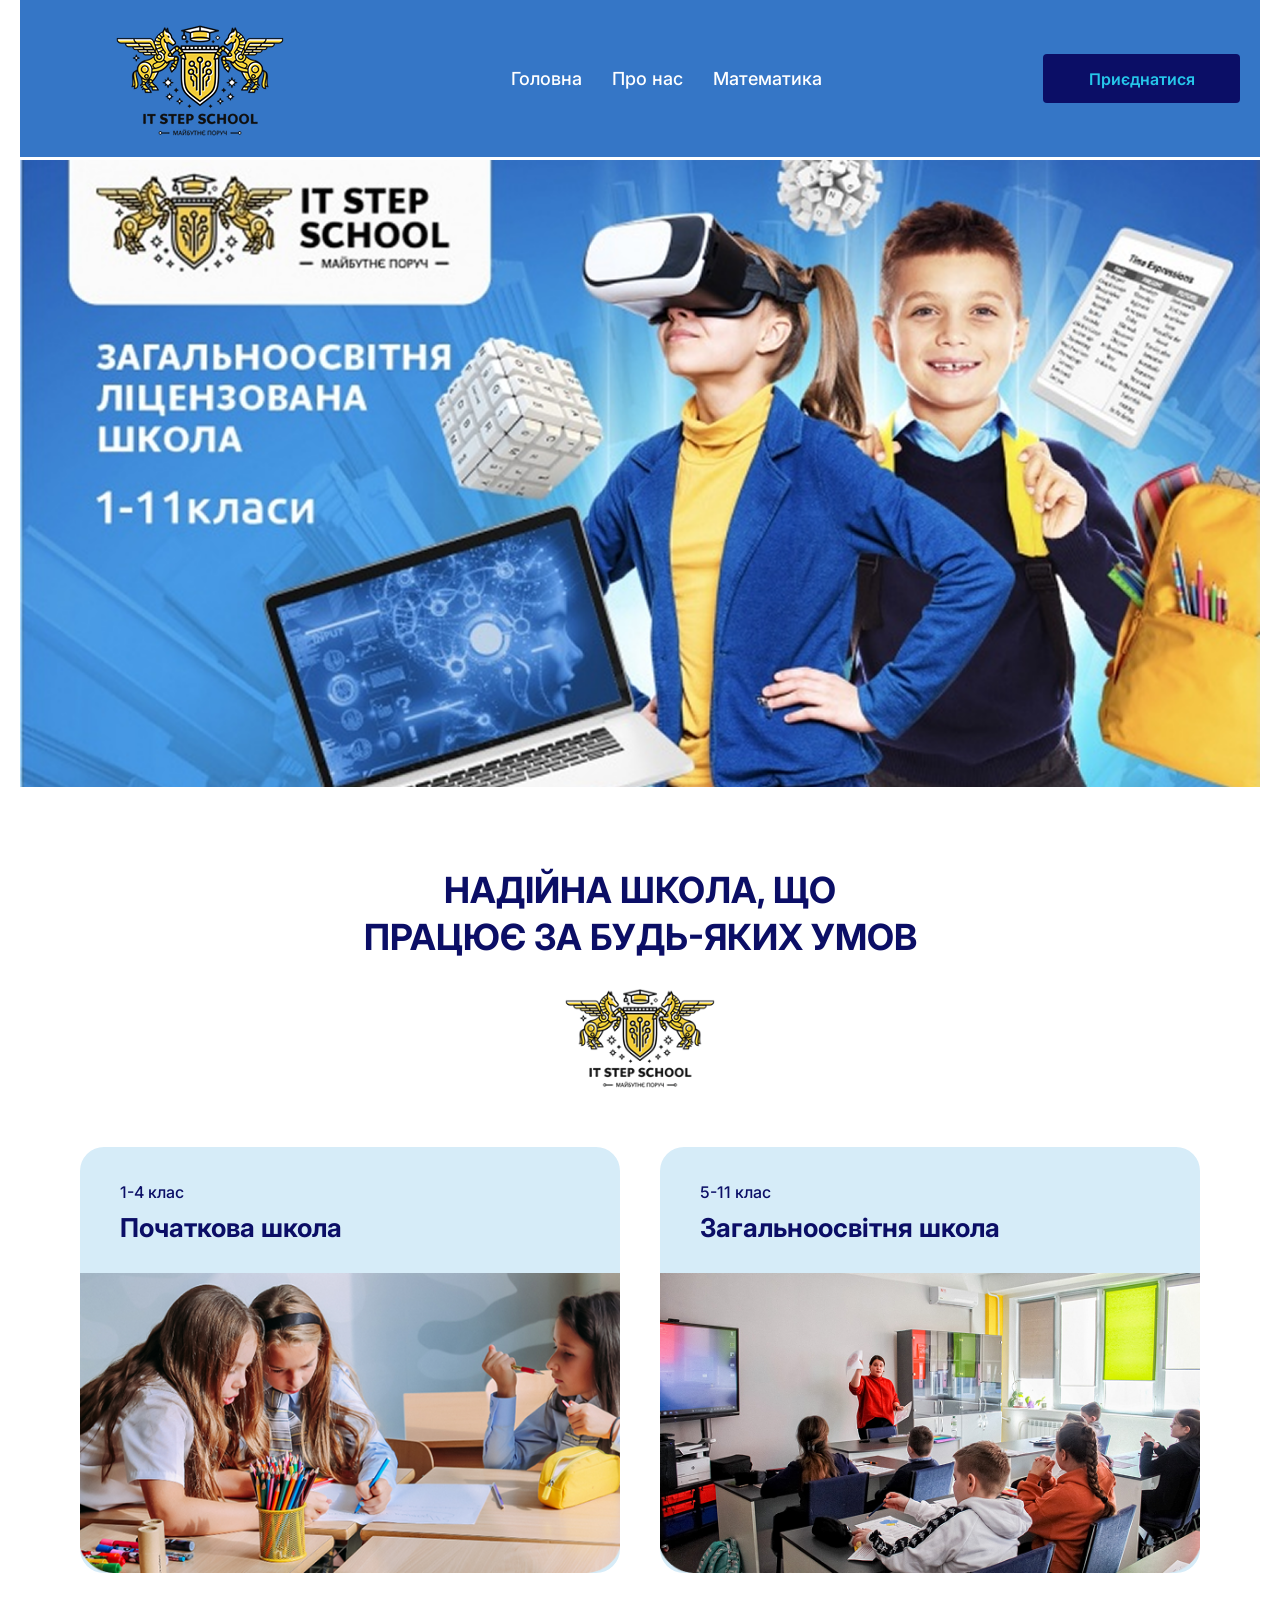
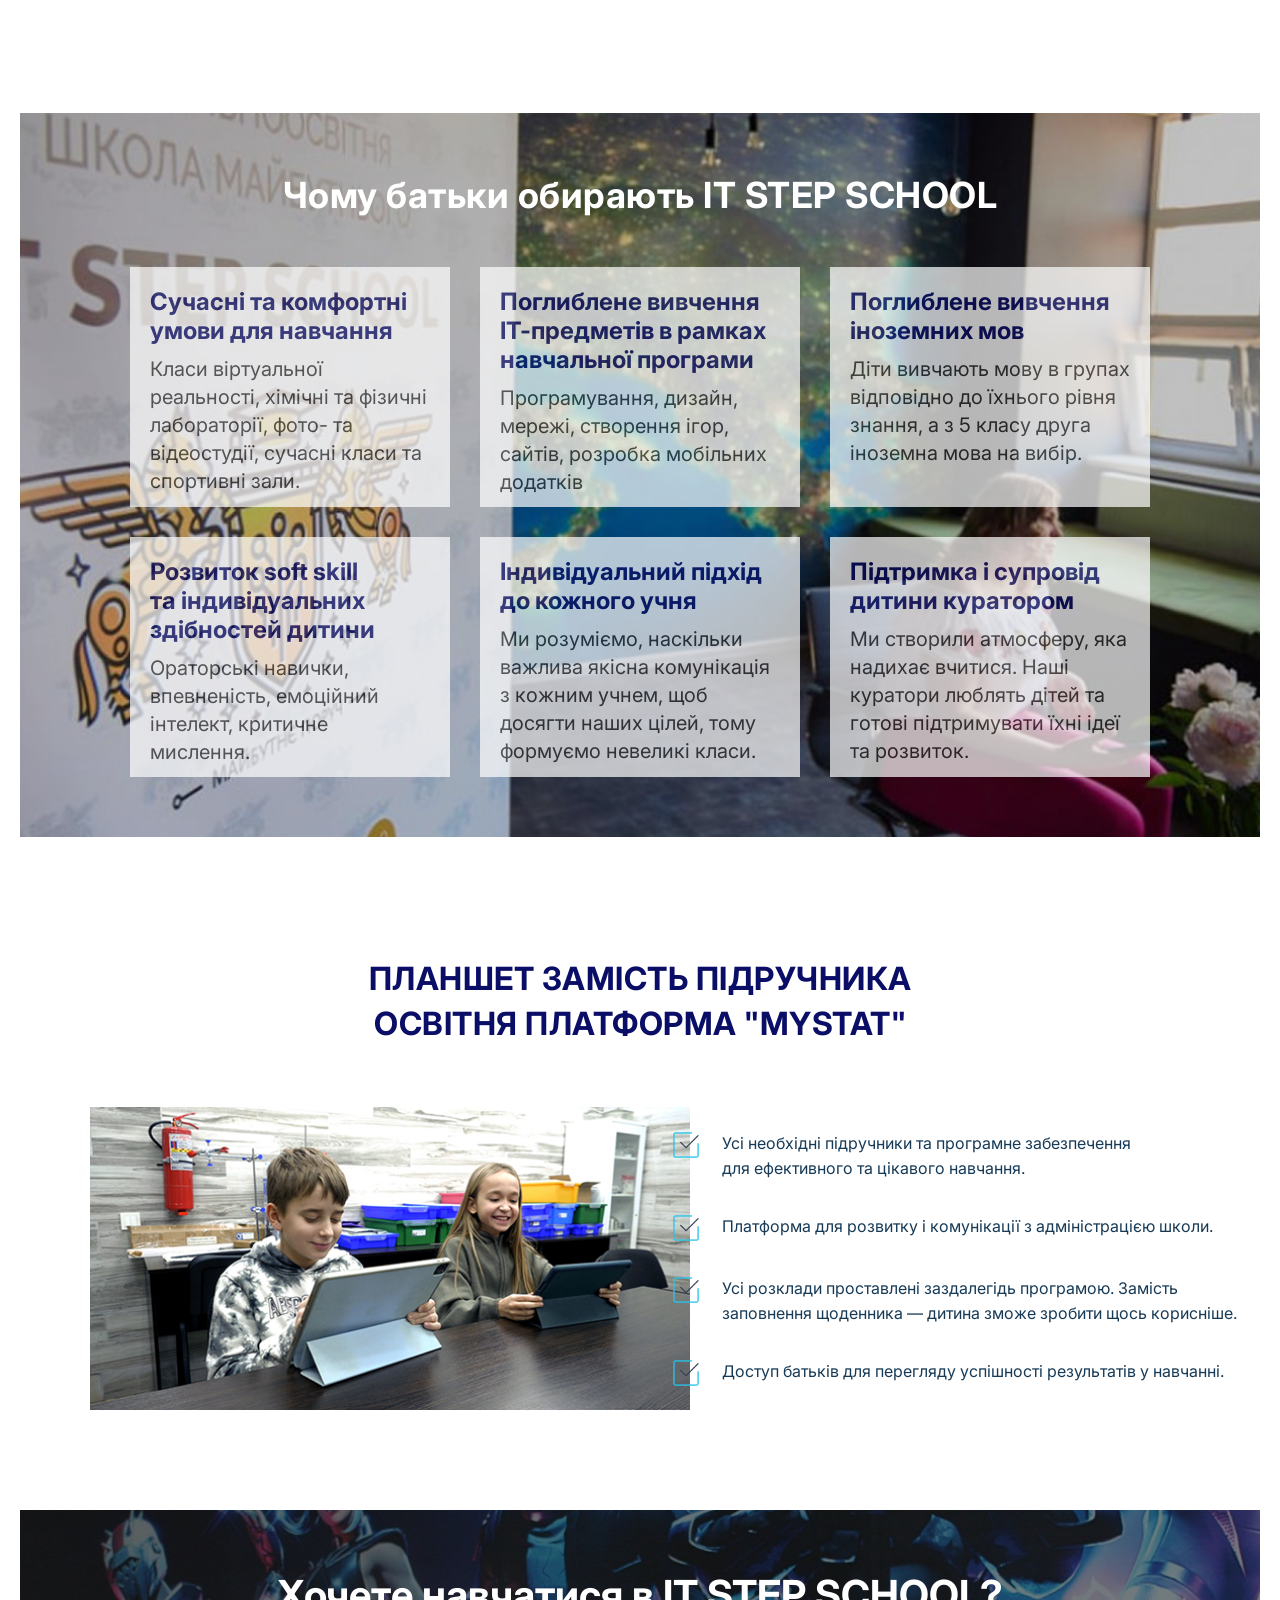
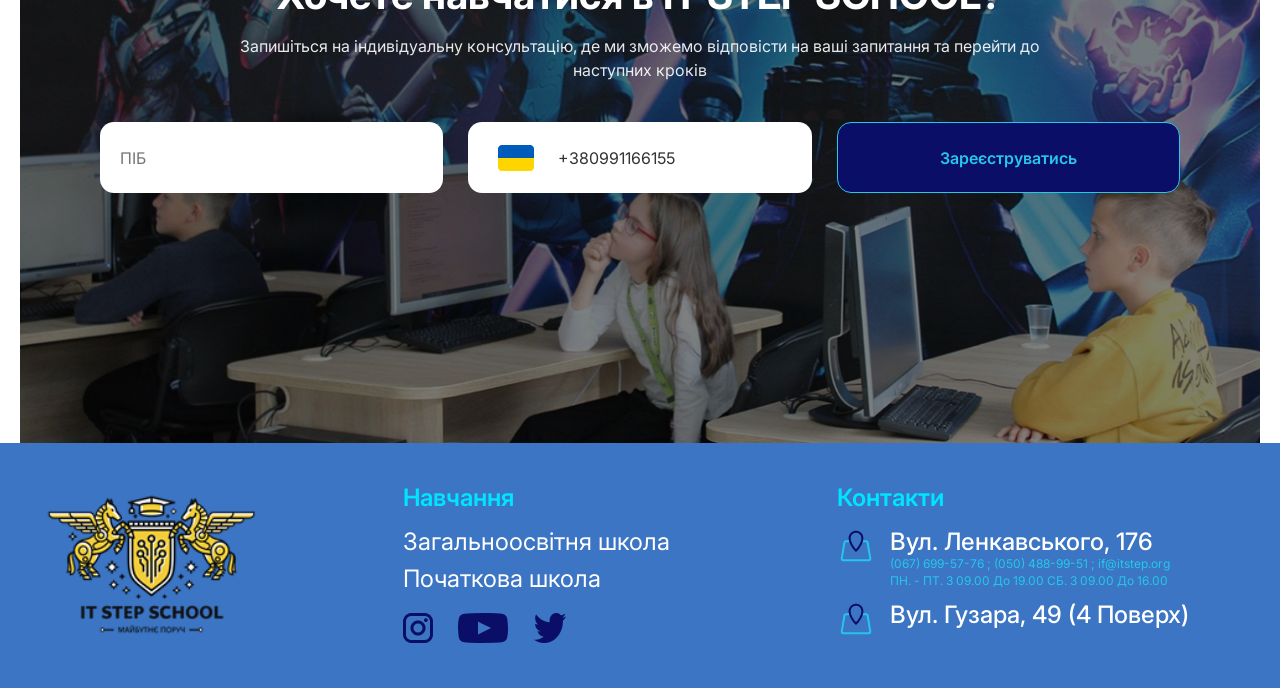
<file: index.html>
<!doctype html>
<html lang="en">
  <head>
    <meta charset="UTF-8" />
    <meta name="viewport" content="width=device-width, initial-scale=1.0" />
    <title>IT STEP</title>
    <link rel="stylesheet" href="css/style.css" />
  </head>

  <body>
    <header class="container">
      <div class="header-wrap">
        <div class="logo-wrap">
          <img src="images/лого школи 1.png" alt="logo" />
        </div>
        <nav>
          <ul class="header-menu">
            <li class="header-item">
              <a href="index.html" class="header-link black">Головна</a>
            </li>
            <li class="header-item">
              <a href="about.html" class="header-link">Про нас</a>
            </li>
            <li class="header-item">
              <a href="math.html" class="header-link">Математика</a>
            </li>
          </ul>
        </nav>
        <div class="header-button">
          <button class="btn1">Приєднатися</button>
        </div>
      </div>
    </header>

    <div class="sec1-wrapper">
      <div class="sec1-content">
        <div class="container">
          <img
            src="images/Group 48 1.png"
            alt="Головний банер"
            class="sec1-banner"
          />
        </div>
      </div>
    </div>

    <section class="sec2">
      <div class="container">
        <div class="sec2-header">
          <h2 class="sec2-title">
            НАДІЙНА ШКОЛА, ЩО<br />ПРАЦЮЄ ЗА БУДЬ-ЯКИХ УМОВ
          </h2>
          <div class="school-logo">
            <img src="images/лого школи 1.png" alt="" />
          </div>
        </div>

        <div class="cards-wrapper">
          <div class="school-card">
            <div class="card-info">
              <span class="card-grade">1-4 клас</span>
              <h3 class="card-heading">Початкова школа</h3>
            </div>
            <div class="card-image">
              <img src="images/image(3).png" alt="" />
            </div>
          </div>

          <div class="school-card">
            <div class="card-info">
              <span class="card-grade">5-11 клас</span>
              <h3 class="card-heading">Загальноосвітня школа</h3>
            </div>
            <div class="card-image">
              <img src="images/word-image-23.png" alt="" />
            </div>
          </div>
        </div>
      </div>
    </section>

    <section class="sec3">
      <div class="container">
        <div class="sec3-banner">
          <img
            src="images/Rectangle 20(1).png"
            alt="Фон школи"
            class="banner-bg-img"
          />
          <div class="sec3-content">
            <h2 class="sec3-title">
              Чому батьки обирають IT STEP SCHOOL
            </h2>

            <div class="sec3-grid">
              <div class="sec3-card">
                <h3>Сучасні та комфортні умови для навчання</h3>
                <p>
                  Класи віртуальної реальності, хімічні та фізичні лабораторії,
                  фото- та відеостудії, сучасні класи та спортивні зали.
                </p>
              </div>
              <div class="sec3-card">
                <h3>
                  Поглиблене вивчення ІТ-предметів в рамках навчальної програми
                </h3>
                <p>
                  Програмування, дизайн, мережі, створення ігор, сайтів,
                  розробка мобільних додатків
                </p>
              </div>
              <div class="sec3-card">
                <h3>Поглиблене вивчення іноземних мов</h3>
                <p>
                  Діти вивчають мову в групах відповідно до їхнього рівня
                  знання, а з 5 класу друга іноземна мова на вибір.
                </p>
              </div>
              <div class="sec3-card">
                <h3>Розвиток soft skill та індивідуальних здібностей дитини</h3>
                <p>
                  Ораторські навички, впевненість, емоційний інтелект, критичне
                  мислення.
                </p>
              </div>
              <div class="sec3-card">
                <h3>Індивідуальний підхід до кожного учня</h3>
                <p>
                  Ми розуміємо, наскільки важлива якісна комунікація з кожним
                  учнем, щоб досягти наших цілей, тому формуємо невеликі класи.
                </p>
              </div>
              <div class="sec3-card">
                <h3>Підтримка і супровід дитини куратором</h3>
                <p>
                  Ми створили атмосферу, яка надихає вчитися. Наші куратори
                  люблять дітей та готові підтримувати їхні ідеї та розвиток.
                </p>
              </div>
            </div>
          </div>
        </div>
      </div>
    </section>

    <section class="sec4">
      <div class="container">
        <h2 class="sec4-title">
          ПЛАНШЕТ ЗАМІСТЬ ПІДРУЧНИКА<br />ОСВІТНЯ ПЛАТФОРМА "MYSTAT"
        </h2>

        <div class="sec4-flex-container">
          <div class="sec4-image">
            <img src="images/mystat.png" alt="Навчання з планшетами" />
          </div>
          <div class="sec4-list">
            <div class="sec4-item">
              <img
                src="images/Group 57.png"
                alt="check"
                class="custom-checkbox-img"
              />
              <p>
                Усі необхідні підручники та програмне забезпечення
                для ефективного та цікавого навчання.
              </p>
            </div>
            <div class="sec4-item">
              <img
                src="images/Group 57.png"
                alt="check"
                class="custom-checkbox-img"
              />
              <p>
                Платформа для розвитку і комунікації з адміністрацією школи.
              </p>
            </div>
            <div class="sec4-item">
              <img
                src="images/Group 57.png"
                alt="check"
                class="custom-checkbox-img"
              />
              <p>
                Усі розклади проставлені заздалегідь програмою. Замість
                заповнення щоденника — дитина зможе зробити щось корисніше.
              </p>
            </div>
            <div class="sec4-item">
              <img
                src="images/Group 57.png"
                alt="check"
                class="custom-checkbox-img"
              />
              <p>
                Доступ батьків для перегляду успішності результатів у навчанні.
              </p>
            </div>
          </div>
        </div>
      </div>
    </section>
    <section class="sec5">
      <div class="container">
        <div class="sec5-banner">
          <img
            src="images/Rectangle 12(1).png"
            alt="Комп'ютерний клас"
            class="reg-bg-img"
          />
          <div class="sec5-content">
            <h2 class="sec5-title">
              Хочете навчатися в IT STEP SCHOOL?
            </h2>
            <p class="sec5-subtitle">
              Запишіться на індивідуальну консультацію, де ми зможемо відповісти
              на ваші запитання та перейти до наступних кроків
            </p>

            <form class="sec5-form">
              <div class="input-wrap">
                <input
                  type="text"
                  placeholder="ПІБ"
                  required
                  class="form-input"
                />
              </div>

              <div class="input-wrap phone-wrap">
                <img
                  src="images/twemoji_flag-ukraine.png"
                  alt="UA"
                  class="phone-flag"
                />
                <input
                  type="tel"
                  value="+380991166155"
                  required
                  class="form-input tel-input"
                />
              </div>

              <button type="submit" class="btn-register">
                Зареєструватись
              </button>
            </form>
          </div>
        </div>
      </div>
    </section>
    <footer class="footer-section">
      <div class="footer-container">
        <div class="footer-column logo-column">
          <div class="logo-wrapper">
            <img
              src="images/лого школи 1.png"
              alt="IT Step School"
              class="footer-logo"
            />
          </div>
        </div>

        <div class="footer-column">
          <h3>Навчання</h3>
          <ul class="footer-links">
            <li><a href="#">Загальноосвітня школа</a></li>
            <li><a href="#">Початкова школа</a></li>
          </ul>

          <div class="social-box">
            <img src="images/Group 74.png" alt="Instagram" />
          </div>
        </div>

        <div class="footer-column contacts-column">
          <h3>Контакти</h3>

          <div class="contact-item">
            <img
              src="images/marketeq_maps-location.png"
              alt=""
              class="contact-icon-img"
            />
            <div class="contact-details">
              <p class="address">Вул. Ленкавського, 176</p>
              <p class="info-text">
                (067) 699-57-76 ; (050) 488-99-51 ; if@itstep.org
              </p>
              <p class="info-text">
                ПН. - ПТ. З 09.00 До 19.00 СБ. З 09.00 До 16.00
              </p>
            </div>
          </div>

          <div class="contact-item">
            <img
              src="images/marketeq_maps-location.png"
              alt=""
              class="contact-icon-img"
            />
            <div class="contact-details">
              <p class="address">Вул. Гузара, 49 (4 Поверх)</p>
            </div>
          </div>
        </div>
      </div>
    </footer>
  </body>
</html>
</file>
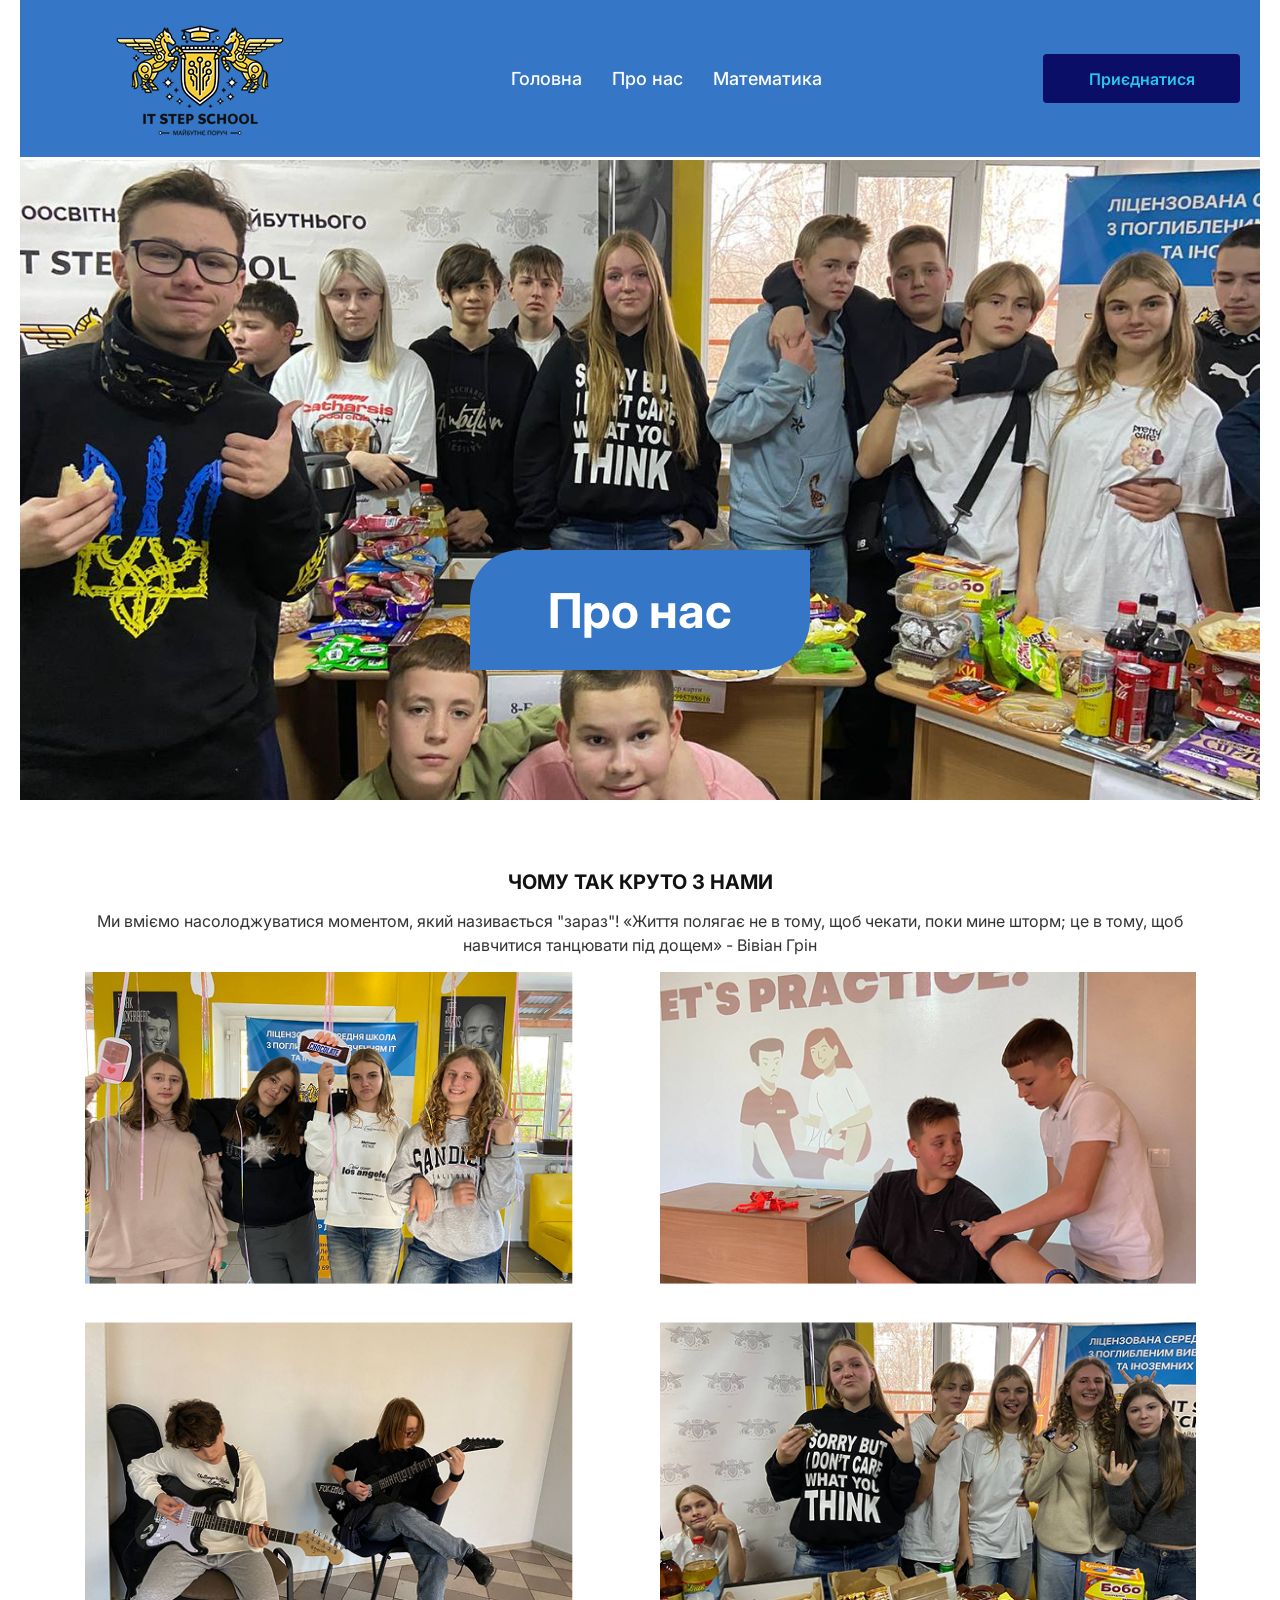
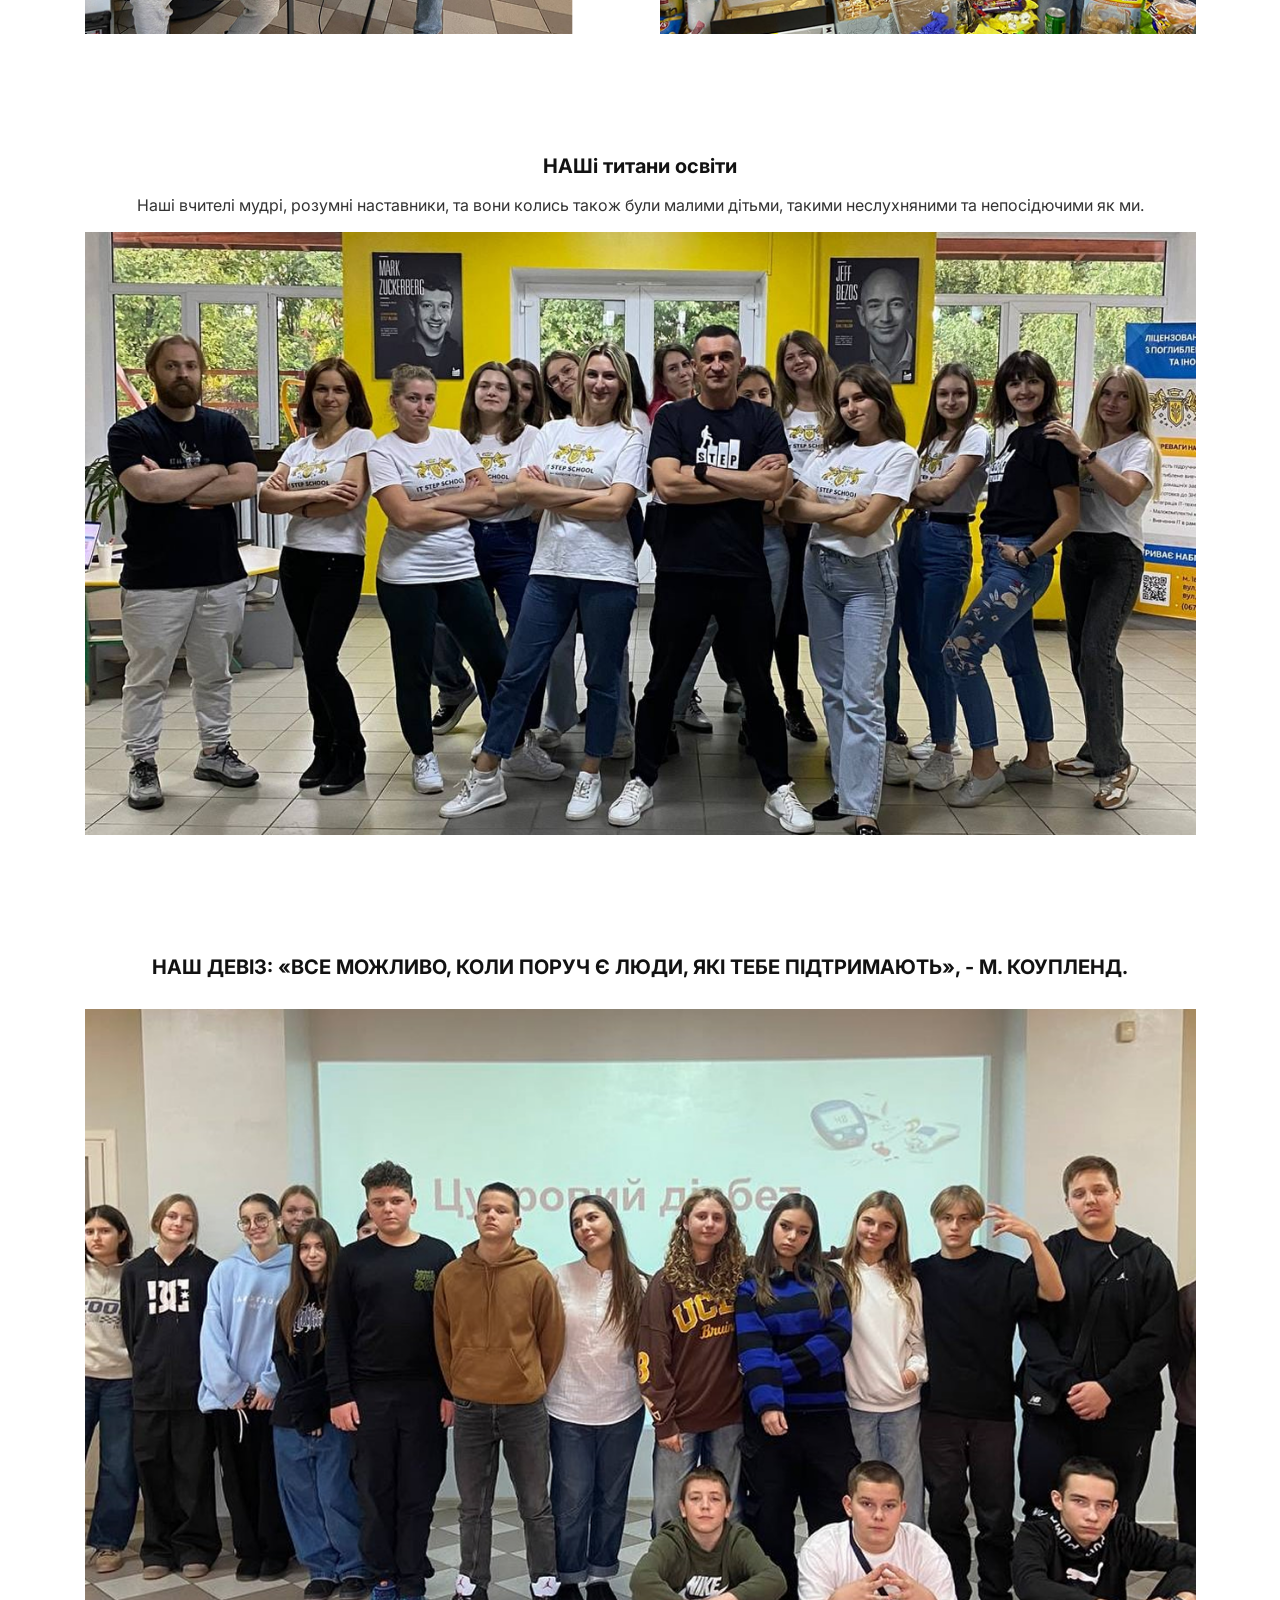
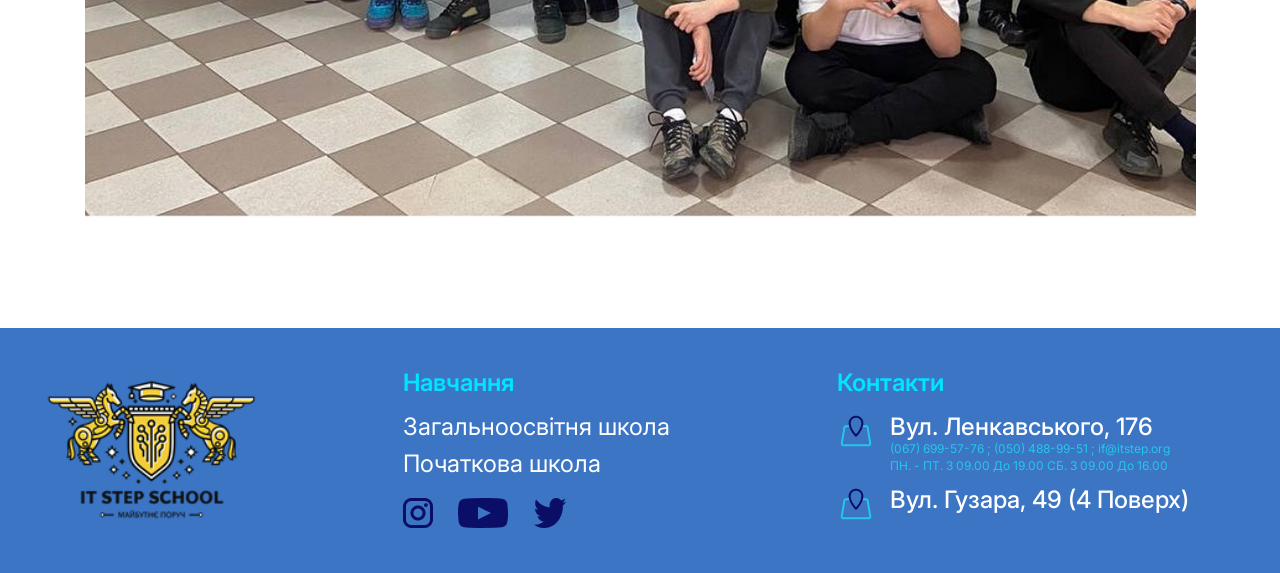
<file: about.html>
<!DOCTYPE html>
<html lang="en">
<head>
    <meta charset="UTF-8" />
    <meta name="viewport" content="width=device-width, initial-scale=1.0" />
    <title>Про нас - IT STEP</title>
    <link rel="stylesheet" href="css/style.css" />
</head>

<body>
    <header class="container">
      <div class="header-wrap">
        <div class="logo-wrap">
          <img src="images/лого школи 1.png" alt="logo" />
        </div>
        <nav>
          <ul class="header-menu">
            <li class="header-item">
              <a href="index.html" class="header-link">Головна</a>
            </li>
            <li class="header-item">
              <a href="about.html" class="header-link black">Про нас</a>
            </li>
            <li class="header-item">
              <a href="math.html" class="header-link">Математика</a>
            </li>
          </ul>
        </nav>
        <div class="header-button">
          <button class="btn1">Приєднатися</button>
        </div>
      </div>
    </header>

    <div class="sec1-wrapper">
      <div class="sec1-content">
        <div class="container">
          <img
            src="images/photo_2024-11-26_20-44-53.png"
            alt="Головний банер"
            class="sec1-banner"
          />
        </div>
        <div class="sec1-overlay">Про нас</div>
      </div>
    </div>

    <div class="sec6-container">
        <div class="sec6-row">
            <div class="photo-box photo-1">
                <div class="sec6-text">
                    <h3>ЧОМУ ТАК КРУТО З НАМИ</h3>
                    <p>Ми вміємо насолоджуватися моментом, який називається "зараз"! «Життя полягає не в тому, щоб чекати, поки мине шторм; це в тому, щоб навчитися танцювати під дощем» - Вівіан Грін</p>
                </div>
                <img src="images/Group 316(1).png" alt="Фото 1">
            </div>
            <div class="photo-box">
                <div class="sec6-text">
                    <h3>НАШі титани освіти</h3>
                    <p>Наші вчителі мудрі, розумні наставники, та вони колись також були малими дітьми, такими неслухняними та непосідючими як ми.</p>
                </div>
                <img src="images/викладачі.png" alt="Фото 2">
            </div>
            <div class="photo-box">
                <div class="sec6-text">
                    <h3>НАШ ДЕВІЗ: «ВСЕ МОЖЛИВО, КОЛИ ПОРУЧ Є ЛЮДИ, ЯКІ ТЕБЕ ПІДТРИМАЮТЬ», - М. КОУПЛЕНД.</h3>
                </div>
                 <img src="images/photo_2024-11-26_20-45-03.png" alt="Фото 3">
            </div>
        </div>
    </div>
</section>

    <footer class="footer-section">
      <div class="footer-container">
        <div class="footer-column logo-column">
          <div class="logo-wrapper">
            <img
              src="images/лого школи 1.png"
              alt="IT Step School"
              class="footer-logo"
            />
          </div>
        </div>

        <div class="footer-column">
          <h3>Навчання</h3>
          <ul class="footer-links">
            <li><a href="#">Загальноосвітня школа</a></li>
            <li><a href="#">Початкова школа</a></li>
          </ul>

          <div class="social-box">
            <img src="images/Group 74.png" alt="Instagram" />
          </div>
        </div>

        <div class="footer-column contacts-column">
          <h3>Контакти</h3>

          <div class="contact-item">
            <img src="images/marketeq_maps-location.png" alt="" class="contact-icon-img" />
            <div class="contact-details">
              <p class="address">Вул. Ленкавського, 176</p>
              <p class="info-text">
                (067) 699-57-76 ; (050) 488-99-51 ; if@itstep.org
              </p>
              <p class="info-text">
                ПН. - ПТ. З 09.00 До 19.00 СБ. З 09.00 До 16.00
              </p>
            </div>
          </div>

          <div class="contact-item">
            <img src="images/marketeq_maps-location.png" alt="" class="contact-icon-img" />
            <div class="contact-details">
              <p class="address">Вул. Гузара, 49 (4 Поверх)</p>
            </div>
          </div>
        </div>
      </div>
    </footer>
  </body>
</html>
</file>
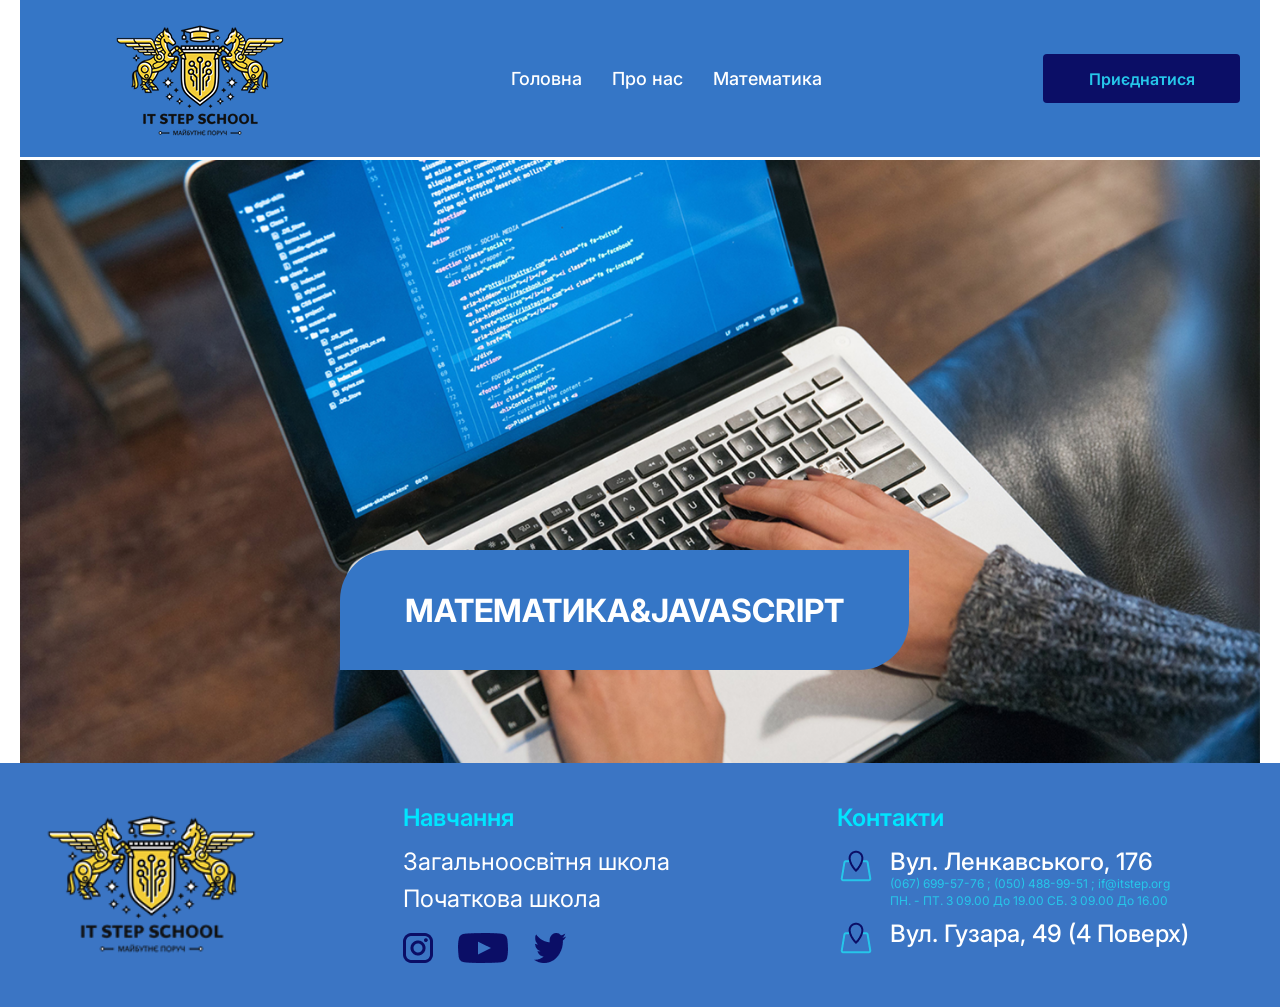
<file: math.html>
<!doctype html>
<html lang="en">
  <head>
    <meta charset="UTF-8" />
    <meta name="viewport" content="width=device-width, initial-scale=1.0" />
    <title>Математика - IT STEP</title>
    <link rel="stylesheet" href="css/style.css" />
  </head>
  <body>
    <header class="container">
      <div class="header-wrap">
        <div class="logo-wrap">
          <img src="images/лого школи 1.png" alt="logo" />
        </div>
        <nav>
          <ul class="header-menu">
            <li class="header-item">
              <a href="index.html" class="header-link">Головна</a>
            </li>
            <li class="header-item">
              <a href="about.html" class="header-link">Про нас</a>
            </li>
            <li class="header-item">
              <a href="math.html" class="header-link black">Математика</a>
            </li>
          </ul>
        </nav>
        <div class="header-button">
          <button class="btn1">Приєднатися</button>
        </div>
      </div>
    </header>
    <div class="sec1-wrapper">
      <div class="sec1-content">
        <div class="container">
          <img src="images/1234.png" alt="Головний банер" class="sec1-banner" />
        </div>
        <div class="sec1-overlaya">МАТЕМАТИКА&JAVASCRIPT</div>
      </div>
    </div>
    <footer class="footer-section">
      <div class="footer-container">
        <div class="footer-column logo-column">
          <div class="logo-wrapper">
            <img
              src="images/лого школи 1.png"
              alt="IT Step School"
              class="footer-logo"
            />
          </div>
        </div>

        <div class="footer-column">
          <h3>Навчання</h3>
          <ul class="footer-links">
            <li><a href="#">Загальноосвітня школа</a></li>
            <li><a href="#">Початкова школа</a></li>
          </ul>

          <div class="social-box">
            <img src="images/Group 74.png" alt="Instagram" />
          </div>
        </div>

        <div class="footer-column contacts-column">
          <h3>Контакти</h3>

          <div class="contact-item">
            <img
              src="images/marketeq_maps-location.png"
              alt=""
              class="contact-icon-img"
            />
            <div class="contact-details">
              <p class="address">Вул. Ленкавського, 176</p>
              <p class="info-text">
                (067) 699-57-76 ; (050) 488-99-51 ; if@itstep.org
              </p>
              <p class="info-text">
                ПН. - ПТ. З 09.00 До 19.00 СБ. З 09.00 До 16.00
              </p>
            </div>
          </div>

          <div class="contact-item">
            <img
              src="images/marketeq_maps-location.png"
              alt=""
              class="contact-icon-img"
            />
            <div class="contact-details">
              <p class="address">Вул. Гузара, 49 (4 Поверх)</p>
            </div>
          </div>
        </div>
      </div>
    </footer>
  </body>
</html>
</file>
<file: css/style.css>
@import url("https://fonts.googleapis.com/css2?family=Inter:ital,opsz,wght=0,14..32,100..900;1,14..32,100..900&display=swap");

* {
  margin: 0;
  padding: 0;
  box-sizing: border-box;
}

body {
  font-family: "Inter", sans-serif;
  background-color: #ffffff;
}

.container {
  max-width: 1440px;
  width: 100%;
  margin: 0 auto;
  padding: 0 20px;
}

header {
  position: fixed;
  top: 0;
  left: 50%;
  transform: translateX(-50%);
  width: 100%;
  z-index: 123;
}

.header-wrap {
  display: flex;
  justify-content: space-between;
  align-items: center;
  padding: 15px 20px;
  background-color: #3576c6;
}

.logo-wrap {
  display: flex;
  align-items: center;
  margin-left: 70px;
}

.logo-wrap img {
  max-height: 500px;
  width: auto;
  display: block;
}

.header-menu {
  display: flex;
  list-style: none;
  margin: 0;
  padding: 0;
  gap: 30px;
}

.header-link {
  text-decoration: none;
  color: #ffffff;
  font-size: 18px;
  font-weight: 500;
}

.header-button {
  display: flex;
  align-items: center;
}
.phone-wrap {
  position: relative;
  display: flex;
  align-items: center;
}

.phone-flag {
  position: absolute;
  left: 30px;
  width: 36px;
  height: auto;
  z-index: 2;
}

.tel-input {
  padding-left: 90px !important;
}
.btn1 {
  width: 197px;
  height: 49px;
  background-color: #0b0e66;
  font-family: "Inter", sans-serif;
  font-size: 16px;
  font-weight: 600;
  line-height: 100%;
  color: #26c7ea;
  border: none;
  border-radius: 4px;
}
.sec1-wrapper {
  width: 100%;
  max-width: 100%;
  margin: 0 auto;
  overflow: hidden;
}

.sec1-content {
  padding-top: 160px;
  width: 100%;
  position: relative;
}

.sec1-banner {
  width: 100%;
  height: auto;
  display: block;
}

.sec1-overlay {
  position: absolute;
  top: 550px;
  left: 50%;
  margin-left: -170px;
  width: 340px;
  height: 120px;
  background-color: #3576c6;
  color: #ffffff;
  display: flex;
  justify-content: center;
  align-items: center;
  font-size: 48px;
  font-weight: 700;
  border-top-left-radius: 50px;
  border-bottom-right-radius: 50px;
}
.sec1-overlaya {
  position: absolute;
  top: 550px;
  left: 50%;
  margin-left: -300px;
  width: 569px;
  height: 120px;
  background-color: #3576c6;
  color: #ffffff;
  display: flex;
  justify-content: center;
  align-items: center;
  font-size: 32px;
  font-weight: 700;
  border-top-left-radius: 50px;
  border-bottom-right-radius: 50px;
}
.sec2 {
  padding: 80px 0;
  background-color: #ffffff;
}

.sec2-header {
  text-align: center;
  margin-bottom: 50px;
}

.sec2-title {
  font-size: 36px;
  font-weight: medium;
  color: #0b0e66;
  line-height: 1.3;
  margin-bottom: 25px;
}

.school-logo img {
  max-width: 160px;
  height: auto;
}

.cards-wrapper {
  display: flex;
  justify-content: center;
  gap: 40px;
  flex-wrap: wrap;
}

.school-card {
  flex: 1;
  min-width: 320px;
  max-width: 540px;
  background-color: #d6ecf8;
  border-radius: 24px;
  overflow: hidden;
  display: flex;
  flex-direction: column;
}

.card-info {
  padding: 35px 40px 30px 40px;
}

.card-grade {
  display: block;
  font-size: 16px;
  font-weight: 500;
  color: #0b0e66;
  margin-bottom: 10px;
}

.card-heading {
  font-size: 26px;
  font-weight: 700;
  color: #0b0e66;
}

.card-image {
  width: 100%;
  height: 300px;
}

.card-image img {
  width: 100%;
  height: 100%;
  object-fit: cover;
  display: block;
}
.sec3 {
  padding: 60px 0;
  background-color: #ffffff;
}
.banner-bg-img {
  position: absolute;
  top: 0;
  left: 0;
  width: 100%;
  height: 100%;
  object-fit: cover;
  z-index: 1;
}
.sec3-banner {
  position: relative;
  overflow: hidden;
  padding: 60px 40px;
  width: 100%;
}

.sec3-content {
  position: relative;
  z-index: 3;
}
.sec3-title {
  text-align: center;
  color: #ffffff;
  font-size: 36px;
  font-weight: 700;
  margin-bottom: 50px;
  letter-spacing: 0.5px;
}
.sec3-grid {
  display: grid;
  grid-template-columns: repeat(auto-fit, 320px);
  gap: 30px;
  justify-content: center;
}
.sec3-card {
  background-color: #ffffff;
  padding: 20px;
  display: flex;
  flex-direction: column;
  width: 320px;
  height: 240px;
  opacity: 0.7;
}
.sec3-card h3 {
  color: #0b0e66;
  font-size: 24px;
  font-weight: 700;
  margin-bottom: 10px;
}
.sec3-card p {
  color: #333333;
  font-size: 20px;
  line-height: 1.4;
}

.sec4 {
  padding: 60px 0 100px 0;
  background-color: #ffffff;
}

.sec4-title {
  text-align: center;
  color: #0b0e66;
  font-size: 32px;
  font-weight: 700;
  line-height: 1.4;
  margin-bottom: 60px;
  letter-spacing: 0.5px;
}

.sec4-flex-container {
  display: flex;
  align-items: center;
  gap: 60px;
}

.sec4-image {
  flex: 1;
  min-width: 320px;
}

.sec4-image img {
  width: 600px;
  height: auto;
  display: block;
  margin-left: 70px;
}

.sec4-list {
  flex: 1;
  min-width: 320px;
  display: flex;
  flex-direction: column;
  gap: 30px;
}

.sec4-item {
  display: flex;
  align-items: flex-start;
  gap: 20px;
}

.custom-checkbox-img {
  width: 32px;
  height: 32px;
  object-fit: contain;
  flex-shrink: 0;
  display: block;
}

.sec4-item p {
  font-size: 16px;
  color: #173a56;
  line-height: 1.6;
  padding-top: 2px;
}

.sec5 {
  padding: 0px 0 0px 0;
  background-color: #ffffff;
}

.sec5-banner {
  position: relative;
  overflow: hidden;
  padding: 60px 80px 250px 80px;
  width: 100%;
  display: flex;
  align-items: flex-start;
  justify-content: center;
}

.reg-bg-img {
  position: absolute;
  top: 0;
  left: 0;
  width: 100%;
  height: 100%;
  object-fit: cover;
  z-index: 1;
}
.sec5-content {
  z-index: 3;
  width: 100%;
  max-width: 1100px;
  text-align: center;
}

.sec5-title {
  color: #ffffff;
  font-size: 40px;
  font-weight: 700;
  margin-bottom: 15px;
}

.sec5-subtitle {
  color: #ffffff;
  font-size: 16px;
  max-width: 800px;
  margin: 0 auto 40px auto;
  line-height: 1.5;
  opacity: 0.9;
}

.sec5-form {
  display: flex;
  justify-content: center;
  align-items: center;
  gap: 25px;
}

.input-wrap {
  position: relative;
  width: 363px;
  height: 71px;
}
.form-input {
  width: 100%;
  height: 100%;
  background-color: #ffffff;
  border: none;
  border-radius: 14px;
  padding: 0 20px;
  font-size: 16px;
  color: #333333;
  font-family: "Inter", sans-serif;
}
.btn-register {
  width: 363px;
  height: 71px;
  background-color: #0b0e66;
  color: #26c7ea;
  font-family: "Inter", sans-serif;
  font-size: 16px;
  font-weight: 600;
  border: 0.1px solid #26c7ea;
  border-radius: 14px;
}
.footer-section {
  background-color: #3b75c4;
  color: #ffffff;
  padding: 40px 20px;
  font-family: "Inter", sans-serif;
  max-width: 1400px;
  margin: 0 auto;
}

.footer-container {
  max-width: 1200px;
  margin: 0 auto;
  display: flex;
  justify-content: space-between;
  align-items: flex-start;
  gap: 30px;
}

.footer-column {
  flex: 1;
}

.logo-column {
  display: flex;
  justify-content: center;
  align-items: center;
  flex: 0 0 auto;
}

.footer-logo {
  width: 223px;
  height: auto;
  margin-right: 110px;
}
.social-box {
  display: flex;
  flex-wrap: wrap;
  gap: 15px;
  margin-top: 15px;
}
.footer-column h3 {
  color: #00e5ff;
  font-size: 24px;
  font-weight: 600;
  margin-top: 0;
  margin-bottom: 15px;
}
.footer-links {
  list-style: none;
  padding: 0;
  margin: 0 0 20px 0;
}

.footer-links li {
  margin-bottom: 8px;
}

.footer-links a {
  color: #ffffff;
  text-decoration: none;
  font-size: 24px;
}
.social-icons {
  display: flex;
  gap: 201px;
}

.social-icons a {
  color: #ffffff;
  font-size: 22px;
}
.contact-item {
  display: flex;
  align-items: flex-start;
  gap: 15px;
  margin-bottom: 10px;
}
.contact-icon-img {
  width: 38px;
  height: 38px;
  object-fit: contain;
  flex-shrink: 0;
  margin-top: 0;
}

.address {
  font-size: 24px;
  font-weight: 500;
  margin: 0;
}

.info-text {
  font-size: 12px;
  color: #26c7ea;
  margin: 0;
  line-height: 1.4;
}
.about-us-section {
  padding: 60px 0;
}

.large-photo-box {
  position: relative;
  border-radius: 16px;
  overflow: hidden;
  margin-bottom: 50px;
}

.main-photo {
  width: 100%;
  height: 450px;
  object-fit: cover;
  display: block;
}

.btn-about {
  position: absolute;
  top: 50%;
  left: 50%;
  transform: translate(-50%, -50%);
  background-color: #3576c6;
  color: #fff;
  padding: 15px 40px;
  text-decoration: none;
  font-weight: 700;
  border-radius: 8px;
}
.content-header {
  text-align: center;
  margin-bottom: 40px;
}

.sec2-title {
  color: #0b0e66;
  font-size: 36px;
  margin-bottom: 20px;
}

.section-subtitle {
  color: #333;
  font-size: 18px;
  max-width: 800px;
  margin: 0 auto;
}

.sec6-row {
  display: flex;
  flex-direction: column;
  align-items: center;
  gap: 20px;
}

.photo-box {
  max-width: 1111px;
  overflow: hidden;
  display: flex;
  justify-content: center;
  flex-direction: column;
  align-items: center;
  text-align: center;
  gap: 15px;
}

.photo-box:not(:first-child) {
  flex-direction: column;
}

.photo-box img {
  width: 100%;
  max-width: 1111px;
  object-fit: cover;
  display: block;
  margin-bottom: 30px;
}

.sec6-text {
  padding: 10px 10px 0 10px;
  text-align: center;
  width: 100%;
}

.sec6-text h3 {
  color: #121212;
  font-size: 20px;
  font-weight: 700;
  margin-top: 60px;
  margin-bottom: 15px;
}

.sec6-text p {
  color: #333333;
  font-size: 16px;
  line-height: 1.5;
}

.photo-box:last-child {
  margin-bottom: 80px;
}
</file>
